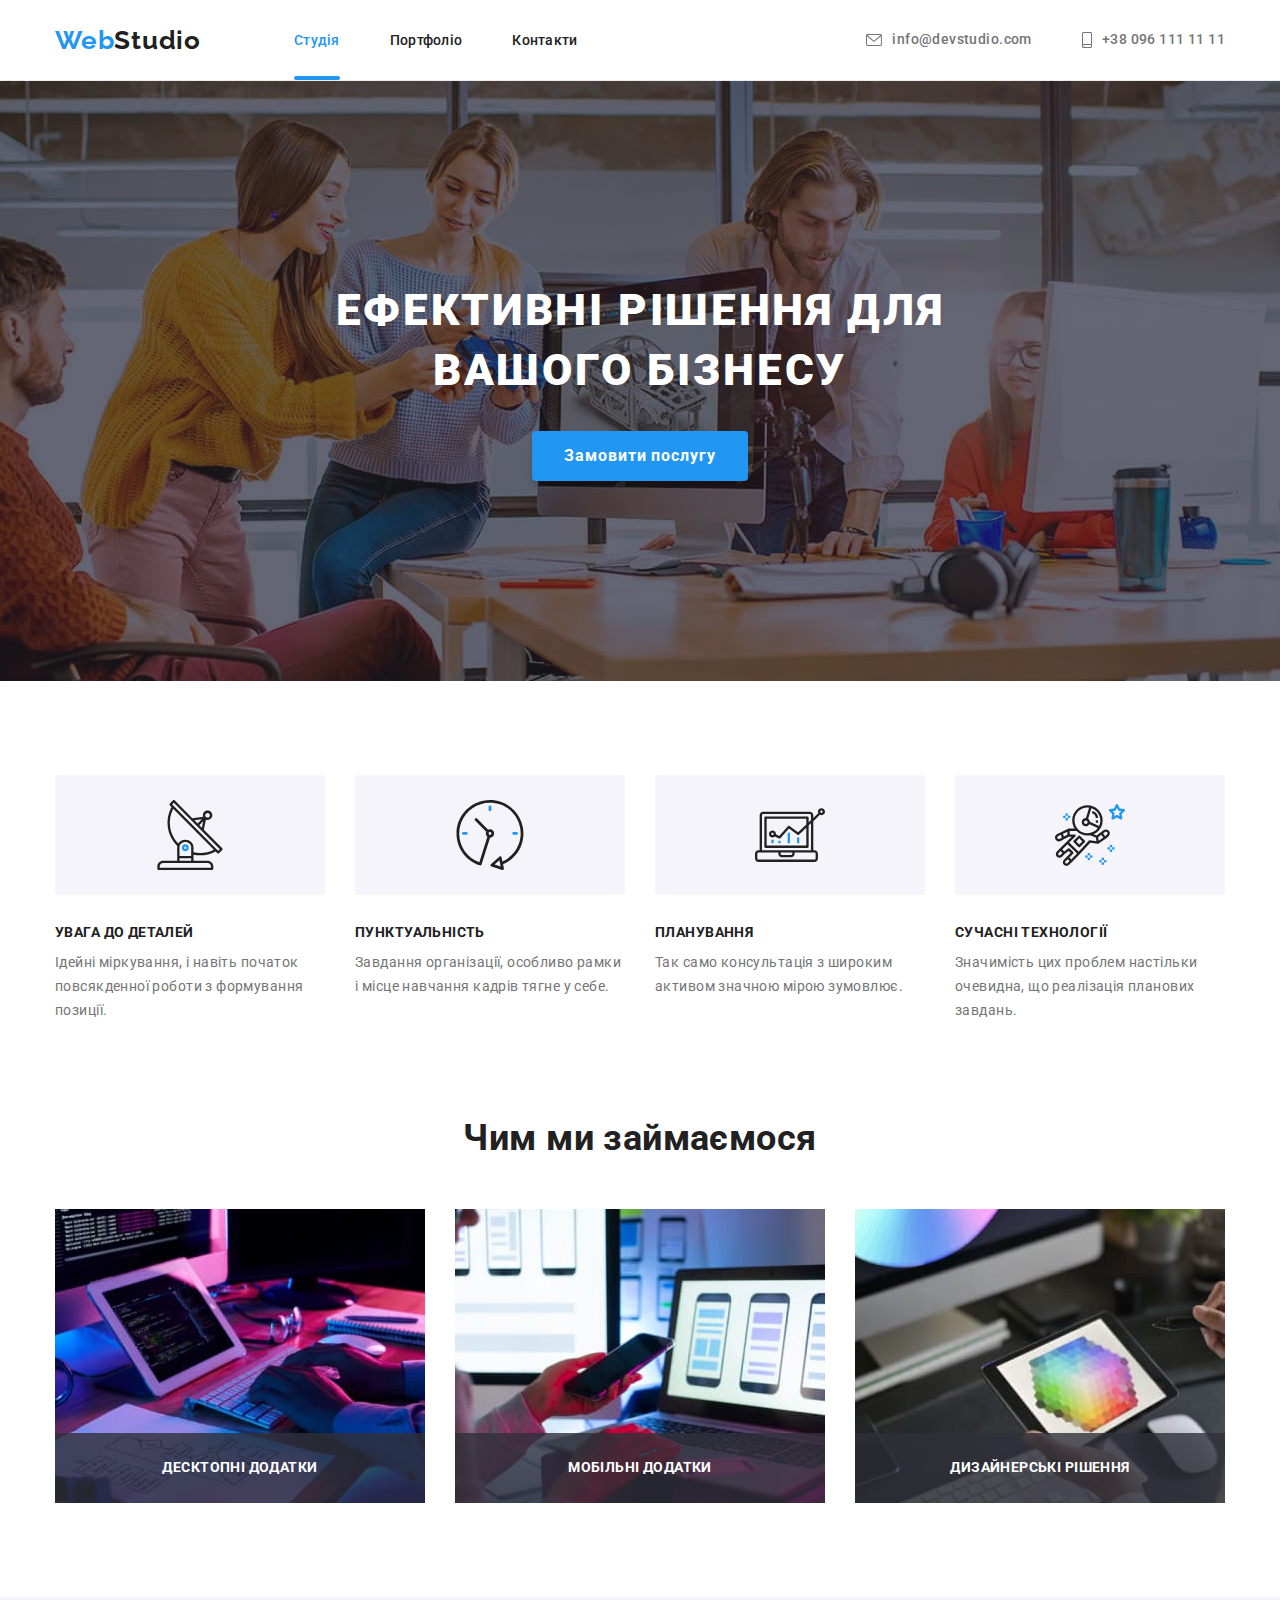
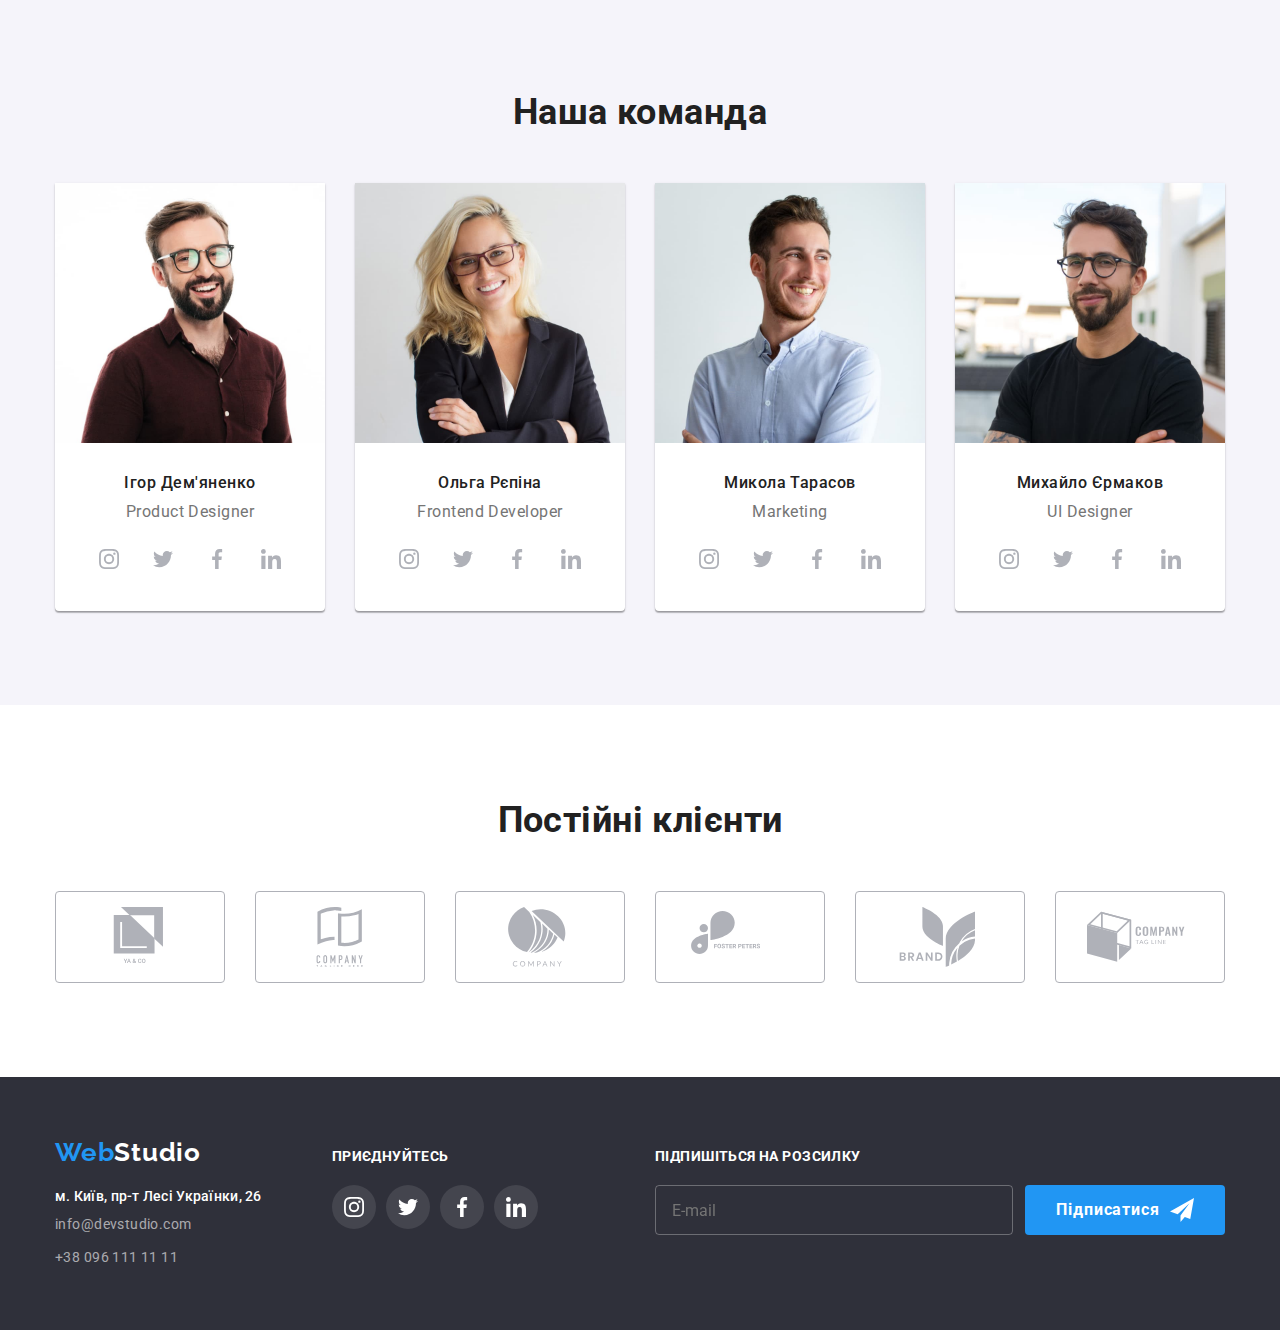
<file: index.html>
<!DOCTYPE html>
<html lang="uk">
  <head>
    <meta charset="UTF-8" />
    <meta http-equiv="X-UA-Compatible" content="IE=edge" />
    <meta name="viewport" content="width=device-width, initial-scale=1.0" />
    <title>Головна</title>
    <link rel="preconnect" href="https://fonts.googleapis.com" />
    <link
      rel="precoThis is our first project and the first step towards commercial development.nnect"
      href="https://fonts.gstatic.com"
      crossorigin
    />
    <link
      href="https://fonts.googleapis.com/css2?family=Raleway:wght@700&family=Roboto:wght@400;500;700;900&display=swap"
      rel="stylesheet"
    />
    <link rel="stylesheet" href="css/normalize.css" />
    <link rel="stylesheet" href="css/styles.css" />
  </head>
  <body>
    <header class="page-header">
      <div class="container main-header">
        <nav class="main-nav">
          <div class="logo">
            <a href="index.html" class="logo-link">Web<span>Studio</span></a>
          </div>
          <ul class="site-nav">
            <li class="current-page item">
              <a href="index.html" class="site-nav-link">Студія</a>
            </li>
            <li class="item">
              <a href="portfolio.html" class="site-nav-link">Портфоліо</a>
            </li>
            <li class="item"><a href="#" class="site-nav-link">Контакти</a></li>
          </ul>
        </nav>
        <ul class="contacts-nav">
          <li class="contacts item">
            <a href="mailto:info@devstudio.com" class="site-nav-link">
              <svg class="mail-icon" width="16" height="12">
                <use href="images/icons.svg#icon-envelope-hover"></use>
              </svg>
              info@devstudio.com
            </a>
          </li>
          <li class="contacts item">
            <a href="tel:+380961111111" class="contacts item site-nav-link">
              <svg class="phone-icon" width="10" height="16">
                <use href="images/icons.svg#icon-smartphone"></use>
              </svg>
              +38 096 111 11 11</a
            >
          </li>
        </ul>
      </div>
    </header>
    <main>
      <section class="main-description">
        <div class="container">
          <h1 class="main-title">Ефективні рішення для вашого бізнесу</h1>
          <button type="button" class="order-button" data-modal-open>
            Замовити послугу
          </button>
        </div>
      </section>
      <section class="exeptions section">
        <div class="container">
          <h2 class="hidden">Особливості</h2>
          <ul class="items">
            <li class="item attention-icon">
              <h3 class="exeption-title">УВАГА ДО ДЕТАЛЕЙ</h3>
              <p class="exeption-text">
                Ідейні міркування, і навіть початок повсякденної роботи з
                формування позиції.
              </p>
            </li>
            <li class="item time-icon">
              <h3 class="exeption-title">ПУНКТУАЛЬНІСТЬ</h3>
              <p class="exeption-text">
                Завдання організації, особливо рамки і місце навчання кадрів
                тягне у себе.
              </p>
            </li>
            <li class="item plan-icon">
              <h3 class="exeption-title">ПЛАНУВАННЯ</h3>
              <p class="exeption-text">
                Так само консультація з широким активом значною мірою зумовлює.
              </p>
            </li>
            <li class="item modern-icon">
              <h3 class="exeption-title">СУЧАСНІ ТЕХНОЛОГІЇ</h3>
              <p class="exeption-text">
                Значимість цих проблем настільки очевидна, що реалізація
                планових завдань.
              </p>
            </li>
          </ul>
        </div>
      </section>
      <section class="section what-do">
        <div class="container">
          <h2 class="title-section">Чим ми займаємося</h2>
          <ul class="items">
            <li class="item">
              <div class="thumb">
                <img src="./images/1.jpg" width="370" alt="coding" />
                <p class="label">Десктопні додатки</p>
              </div>
            </li>
            <li class="item">
              <div class="thumb">
                <img src="./images/2.jpg" width="370" alt="ui/ux" />
                <p class="label">Мобільні додатки</p>
              </div>
            </li>
            <li class="item">
              <div class="thumb">
                <img src="./images/3.jpg" width="370" alt="design" />
                <p class="label">Дизайнерські рішення</p>
              </div>
            </li>
          </ul>
        </div>
      </section>
      <section class="team section">
        <div class="container">
          <h2 class="title-section">Наша команда</h2>
          <ul class="items">
            <li class="member-box item">
              <img src="./images/4.jpg" width="270" alt="Ігор Дем'яненко" />
              <div class="padding-card">
                <h3 class="team-title">Ігор Дем'яненко</h3>
                <p class="team-text">Product Designer</p>
                <ul class="social-network">
                  <li class="item2">
                    <a href="" class="social-box"
                      ><svg class="instagram">
                        <use href="./images/icons.svg#instagram"></use>
                      </svg>
                    </a>
                  </li>
                  <li class="item2">
                    <a href="" class="social-box"
                      ><svg class="twitter">
                        <use href="./images/icons.svg#twitter"></use>
                      </svg>
                    </a>
                  </li>
                  <li class="item2">
                    <a href="" class="social-box"
                      ><svg class="facebook">
                        <use href="./images/icons.svg#facebook"></use>
                      </svg>
                    </a>
                  </li>
                  <li class="item2">
                    <a href="" class="social-box"
                      ><svg class="linkedin">
                        <use href="./images/icons.svg#linkedin"></use>
                      </svg>
                    </a>
                  </li>
                </ul>
              </div>
            </li>
            <li class="member-box item">
              <img src="./images/5.jpg" width="270" alt="Ольга Рєпіна" />
              <div class="padding-card">
                <h3 class="team-title">Ольга Рєпіна</h3>
                <p class="team-text">Frontend Developer</p>
                <ul class="social-network">
                  <li class="item2">
                    <a href="" class="social-box"
                      ><svg class="instagram">
                        <use href="./images/icons.svg#instagram"></use>
                      </svg>
                    </a>
                  </li>
                  <li class="item2">
                    <a href="" class="social-box"
                      ><svg class="twitter">
                        <use href="./images/icons.svg#twitter"></use>
                      </svg>
                    </a>
                  </li>
                  <li class="item2">
                    <a href="" class="social-box"
                      ><svg class="facebook">
                        <use href="./images/icons.svg#facebook"></use>
                      </svg>
                    </a>
                  </li>
                  <li class="item2">
                    <a href="" class="social-box"
                      ><svg class="linkedin">
                        <use href="./images/icons.svg#linkedin"></use>
                      </svg>
                    </a>
                  </li>
                </ul>
              </div>
            </li>
            <li class="member-box item">
              <img src="./images/6.jpg" width="270" alt="Микола Тарасов" />
              <div class="padding-card">
                <h3 class="team-title">Микола Тарасов</h3>
                <p class="team-text">Marketing</p>
                <ul class="social-network">
                  <li class="item2">
                    <a href="" class="social-box"
                      ><svg class="instagram">
                        <use href="./images/icons.svg#instagram"></use>
                      </svg>
                    </a>
                  </li>
                  <li class="item2">
                    <a href="" class="social-box"
                      ><svg class="twitter">
                        <use href="./images/icons.svg#twitter"></use>
                      </svg>
                    </a>
                  </li>
                  <li class="item2">
                    <a href="" class="social-box"
                      ><svg class="facebook">
                        <use href="./images/icons.svg#facebook"></use>
                      </svg>
                    </a>
                  </li>
                  <li class="item2">
                    <a href="" class="social-box"
                      ><svg class="linkedin">
                        <use href="./images/icons.svg#linkedin"></use>
                      </svg>
                    </a>
                  </li>
                </ul>
              </div>
            </li>
            <li class="member-box item">
              <img src="./images/7.jpg" width="270" alt="Михайло Єрмаков" />
              <div class="padding-card">
                <h3 class="team-title">Михайло Єрмаков</h3>
                <p class="team-text">UI Designer</p>
                <ul class="social-network">
                  <li class="item2">
                    <a href="" class="social-box"
                      ><svg class="instagram">
                        <use href="./images/icons.svg#instagram"></use>
                      </svg>
                    </a>
                  </li>
                  <li class="item2">
                    <a href="" class="social-box"
                      ><svg class="twitter">
                        <use href="./images/icons.svg#twitter"></use>
                      </svg>
                    </a>
                  </li>
                  <li class="item2">
                    <a href="" class="social-box"
                      ><svg class="facebook">
                        <use href="./images/icons.svg#facebook"></use>
                      </svg>
                    </a>
                  </li>
                  <li class="item2">
                    <a href="" class="social-box"
                      ><svg class="linkedin">
                        <use href="./images/icons.svg#linkedin"></use>
                      </svg>
                    </a>
                  </li>
                </ul>
              </div>
            </li>
          </ul>
        </div>
      </section>
      <section class="clients section">
        <div class="container">
          <h2 class="title-section">Постійні клієнти</h2>
          <ul class="items">
            <li class="item">
              <a class="client-link"
                ><svg class="client-icon">
                  <use href="./images/icons.svg#icon-group45-1"></use>
                </svg>
              </a>
            </li>
            <li class="item">
              <a href="" class="client-link"
                ><svg class="client-icon">
                  <use href="./images/icons.svg#icon-group46-1"></use>
                </svg>
              </a>
            </li>
            <li class="item">
              <a href="" class="client-link"
                ><svg class="client-icon">
                  <use href="./images/icons.svg#icon-group47-1"></use>
                </svg>
              </a>
            </li>
            <li class="item">
              <a href="" class="client-link"
                ><svg class="client-icon">
                  <use href="./images/icons.svg#icon-group48-1"></use>
                </svg>
              </a>
            </li>
            <li class="item">
              <a href="" class="client-link"
                ><svg class="client-icon">
                  <use href="./images/icons.svg#icon-group49-1"></use>
                </svg>
              </a>
            </li>
            <li class="item">
              <a href="" class="client-link"
                ><svg class="client-icon">
                  <use href="./images/icons.svg#icon-group410-1"></use>
                </svg>
              </a>
            </li>
          </ul>
        </div>
      </section>
    </main>
    <footer class="page-footer">
      <div class="container">
        <div>
          <address class="adress-footer">
            <div class="logo">
              <a href="index.html" class="logo-link"
                >Web<span class="footer-span">Studio</span></a
              >
            </div>
            <ul class="footer-adress">
              <li class="footer-item">
                <a
                  class="adress-link site-nav-link"
                  href="http://maps.google.com/?q=м.Київ,пр-тЛесіУкраїнки,26"
                  target="_blank"
                  rel="noopener nofollow noreferrer"
                  >м. Київ, пр-т Лесі Українки, 26
                </a>
              </li>
              <li class="contacts footer-item">
                <a
                  href="mailto:info@devstudio.com"
                  class="footer-email site-nav-link"
                  >info@devstudio.com</a
                >
              </li>
              <li class="contacts footer-item">
                <a href="tel:+380961111111" class="site-nav-link"
                  >+38 096 111 11 11</a
                >
              </li>
            </ul>
          </address>
        </div>
        <div class="footer-margin">
          <p class="join text">ПРИЄДНУЙТЕСЬ</p>
          <ul class="social-network">
            <li class="item2">
              <a href="" class="social-box"
                ><svg class="instagram">
                  <use href="./images/icons.svg#instagram"></use>
                </svg>
              </a>
            </li>
            <li class="item2">
              <a href="" class="social-box"
                ><svg class="twitter">
                  <use href="./images/icons.svg#twitter"></use>
                </svg>
              </a>
            </li>
            <li class="item2">
              <a href="" class="social-box"
                ><svg class="facebook">
                  <use href="./images/icons.svg#facebook"></use>
                </svg>
              </a>
            </li>
            <li class="item2">
              <a href="" class="social-box"
                ><svg class="linkedin">
                  <use href="./images/icons.svg#linkedin"></use>
                </svg>
              </a>
            </li>
          </ul>
        </div>
        <div class="subscribe">
          <p class="join text">ПІДПИШІТЬСЯ НА РОЗСИЛКУ</p>
          <form action="" class="subscribe-form">
            <label>
              <input
                type="email"
                name="email"
                placeholder="E-mail"
                class="input"
                required
              />
            </label>
            <button type="submit" class="submit-button" name="submit-button">
              Підписатися<svg class="telegram-icon" width="16" height="12">
                <use href="./images/icons.svg#icon-telegram"></use>
              </svg>
            </button>
          </form>
        </div>
      </div>
    </footer>
    <div class="backdrop is-hidden" data-modal>
      <div class="data-modal">
        <button type="button" data-modal-close class="close">
          <svg width="30" height="30" class="close-icon">
            <use href="./images/icons.svg#icon-cross"></use>
          </svg>
        </button>
        <p class="title-section">Залиште свої дані, ми вам передзвонимо</p>
        <form action="" class="order-form">
          <label class="input">
            Ім'я
            <br />
            <svg class="person-icon" width="16" height="12">
              <use href="./images/icons.svg#icon-person"></use>
            </svg>
            <input
              type="text"
              name="username"
              autofocus
              class="input-style"
              required
            />
          </label>
          <label class="input">
            Телефон
            <br />
            <svg class="phone2-icon" width="16" height="12">
              <use href="./images/icons.svg#icon-phone"></use>
            </svg>
            <input type="phone" name="phone" class="input-style" required />
          </label>
          <label class="input">
            Пошта
            <br />
            <svg class="envelop-icon" width="16" height="12">
              <use href="./images/icons.svg#icon-envelop"></use>
            </svg>
            <input
              type="email"
              name="email"
              placeholder=""
              class="input-style"
              required
            />
          </label>
          <label class="input">
            Коментар
            <br />
            <textarea
              name="feedback"
              rows="5"
              placeholder="Введіть текст"
              class="input-textarea"
            ></textarea>
          </label>
          <label class="input agreement">
            <input
              type="checkbox"
              name="checkbox"
              value="agreement"
              class="form-input"
              required
            />
            <label class="form-label details1"
              >Погоджуюся з розсилкою та приймаю </label
            ><a href="" class="details">Умови договору</a>
          </label>
          <button type="submit" class="submit-button">Відправити</button>
        </form>
      </div>
    </div>
    <script src="./js/modal.js"></script>
  </body>
</html>
</file>
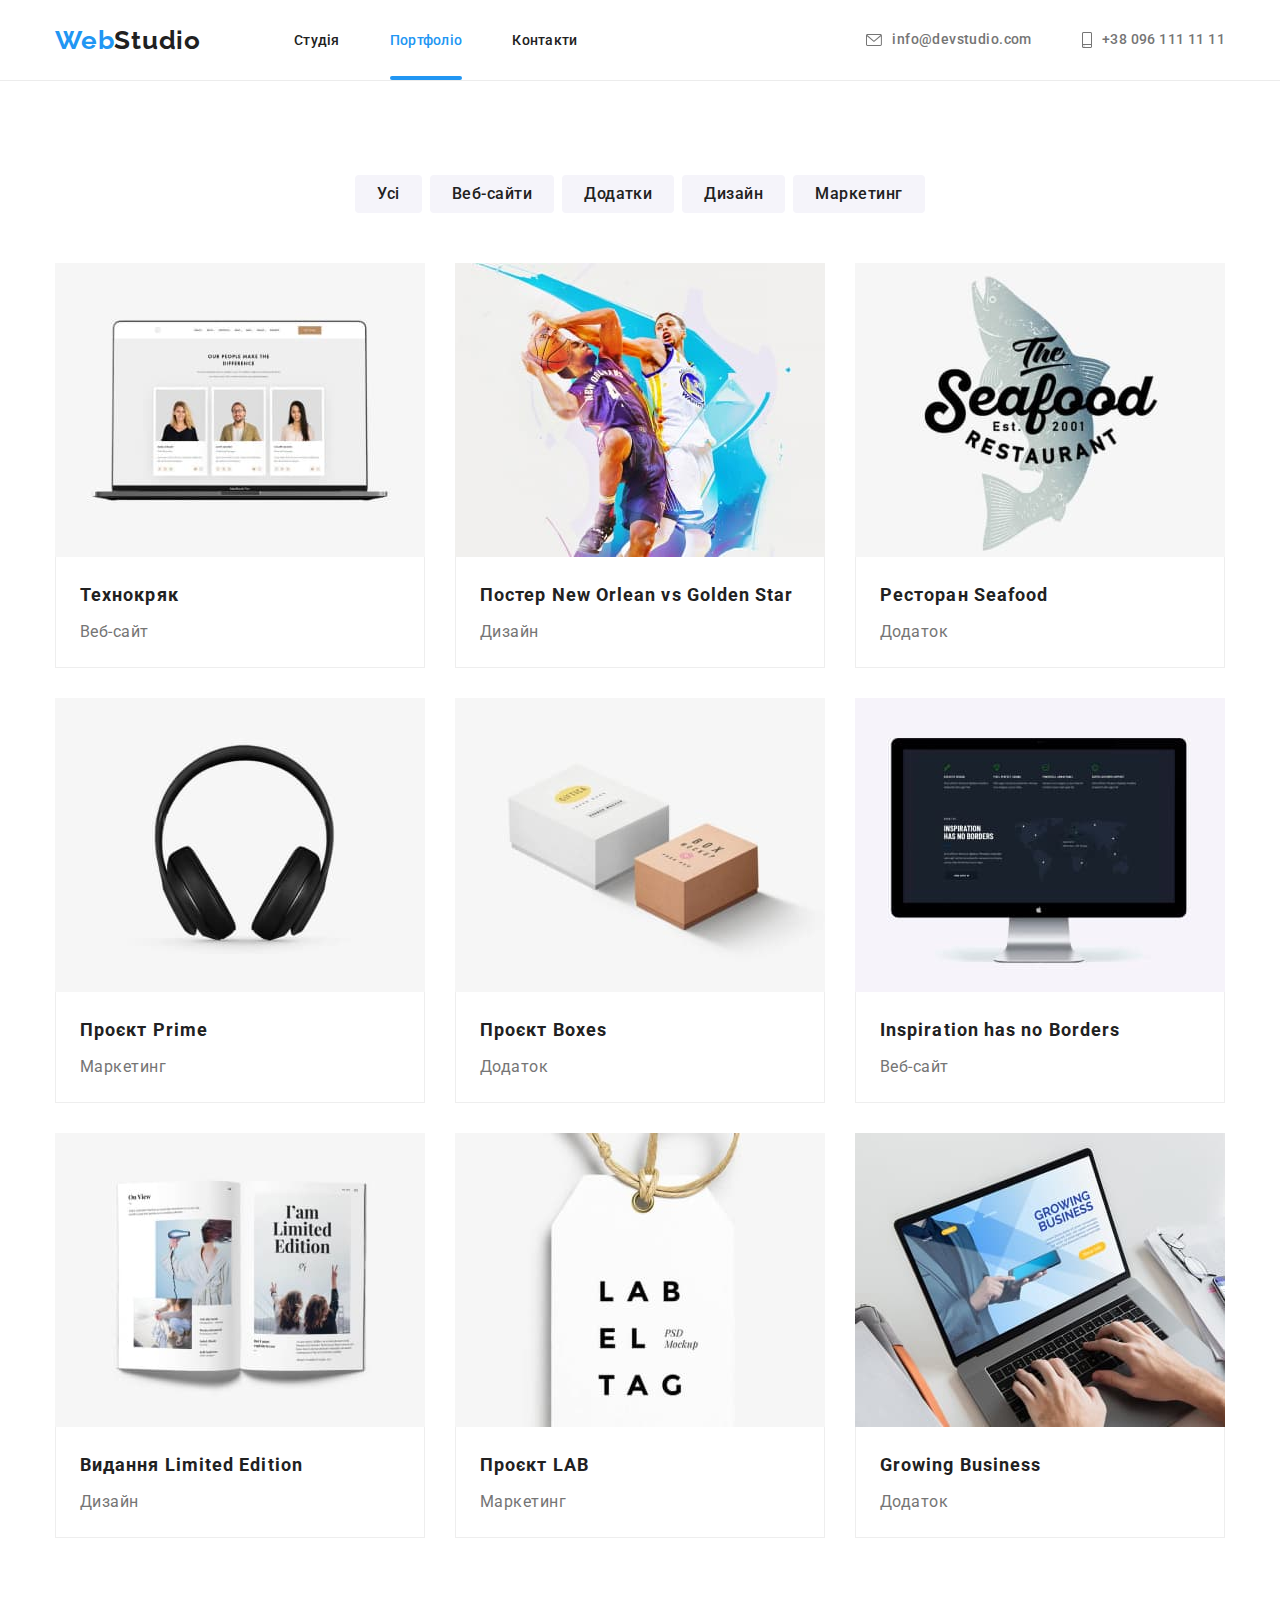
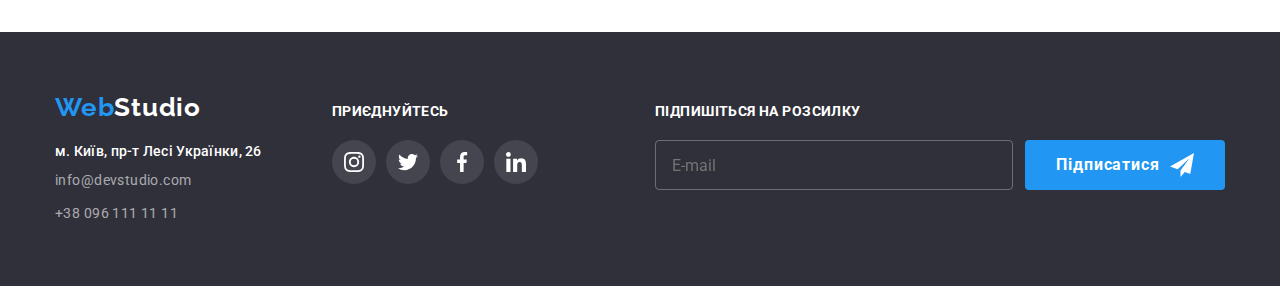
<file: portfolio.html>
<!DOCTYPE html>
<html lang="uk">
  <head>
    <meta charset="UTF-8" />
    <meta http-equiv="X-UA-Compatible" content="IE=edge" />
    <meta name="viewport" content="width=device-width, initial-scale=1.0" />
    <title>Портфоліо</title>
    <link rel="preconnect" href="https://fonts.googleapis.com" />
    <link rel="preconnect" href="https://fonts.gstatic.com" crossorigin />
    <link
      href="https://fonts.googleapis.com/css2?family=Raleway:wght@700&family=Roboto:wght@400;500;700;900&display=swap"
      rel="stylesheet"
    />
    <link rel="stylesheet" href="css/normalize.css" />
    <link rel="stylesheet" href="css/styles.css" />
  </head>
  <body>
    <header class="page-header">
      <div class="container main-header">
        <nav class="main-nav">
          <div class="logo">
            <a href="index.html" class="logo-link">Web<span>Studio</span></a>
          </div>
          <ul class="site-nav">
            <li class="item">
              <a href="index.html" class="site-nav-link">Студія</a>
            </li>
            <li class="current-page item">
              <a href="portfolio.html" class="site-nav-link">Портфоліо</a>
            </li>
            <li class="item"><a href="#" class="site-nav-link">Контакти</a></li>
          </ul>
        </nav>
        <ul class="contacts-nav">
          <li class="contacts item">
            <a href="mailto:info@devstudio.com" class="site-nav-link">
              <svg class="mail-icon" width="16" height="12">
                <use href="images/icons.svg#icon-envelope-hover"></use>
              </svg>
              info@devstudio.com
            </a>
          </li>
          <li class="contacts item">
            <a href="tel:+380961111111" class="contacts item site-nav-link">
              <svg class="phone-icon" width="10" height="16">
                <use href="images/icons.svg#icon-smartphone"></use>
              </svg>
              +38 096 111 11 11</a
            >
          </li>
        </ul>
      </div>
    </header>
    <main>
      <section class="filter-section section">
        <div class="container">
          <h1 class="hidden">Портфоліо</h1>
          <ul class="filter-buttons">
            <li class="filter-items">
              <button type="button" class="filter-button">Усі</button>
            </li>
            <li class="filter-items">
              <button type="button" class="filter-button">Веб-сайти</button>
            </li>
            <li class="filter-items">
              <button type="button" class="filter-button">Додатки</button>
            </li>
            <li class="filter-items">
              <button type="button" class="filter-button">Дизайн</button>
            </li>
            <li class="filter-items">
              <button type="button" class="filter-button">Маркетинг</button>
            </li>
          </ul>
          <ul class="portfolio-items">
            <li class="filter-item content">
              <a href="" class="filter-link">
                <div class="img-wrap">
                  <img src="images/img11.jpg" alt="Веб-сайт" />
                  <div class="overlay">
                    <p>
                      Ресурс пропонує комплексні пропозиції з різним рівнем
                      функціоналу та сервісів. Все це дозволить відвідувачу
                      отримати вичерпні відомості про компанію чи приватну
                      особу.
                    </p>
                  </div>
                </div>
                <div class="card-inner">
                  <h2 class="filter-title">Технокряк</h2>
                  <p class="filter-description">Веб-сайт</p>
                </div>
              </a>
            </li>
            <li class="filter-item content">
              <a href="" class="filter-link">
                <div class="img-wrap">
                  <img src="images/img12.jpg" alt="Дизайн" />
                  <div class="overlay">
                    <p>
                      Ресурс пропонує комплексні пропозиції з різним рівнем
                      функціоналу та сервісів. Все це дозволить відвідувачу
                      отримати вичерпні відомості про компанію чи приватну
                      особу.
                    </p>
                  </div>
                </div>
                <div class="card-inner">
                  <h2 class="filter-title">Постер New Orlean vs Golden Star</h2>
                  <p class="filter-description">Дизайн</p>
                </div>
              </a>
            </li>
            <li class="filter-item content">
              <a href="" class="filter-link">
                <div class="img-wrap">
                  <img src="images/img13.jpg" alt="Додаток" />
                  <div class="overlay">
                    <p>
                      Ресурс пропонує комплексні пропозиції з різним рівнем
                      функціоналу та сервісів. Все це дозволить відвідувачу
                      отримати вичерпні відомості про компанію чи приватну
                      особу.
                    </p>
                  </div>
                </div>
                <div class="card-inner">
                  <h2 class="filter-title">Ресторан Seafood</h2>
                  <p class="filter-description">Додаток</p>
                </div>
              </a>
            </li>
            <li class="filter-item content">
              <a href="" class="filter-link">
                <div class="img-wrap">
                  <img src="images/img14.jpg" alt="Маркетинг" />
                  <div class="overlay">
                    <p>
                      Ресурс пропонує комплексні пропозиції з різним рівнем
                      функціоналу та сервісів. Все це дозволить відвідувачу
                      отримати вичерпні відомості про компанію чи приватну
                      особу.
                    </p>
                  </div>
                </div>
                <div class="card-inner">
                  <h2 class="filter-title">Проєкт Prime</h2>
                  <p class="filter-description">Маркетинг</p>
                </div>
              </a>
            </li>
            <li class="filter-item content">
              <a href="" class="filter-link">
                <div class="img-wrap">
                  <img src="images/img15.jpg" alt="Додаток" />
                  <div class="overlay">
                    <p>
                      Ресурс пропонує комплексні пропозиції з різним рівнем
                      функціоналу та сервісів. Все це дозволить відвідувачу
                      отримати вичерпні відомості про компанію чи приватну
                      особу.
                    </p>
                  </div>
                </div>
                <div class="card-inner">
                  <h2 class="filter-title">Проєкт Boxes</h2>
                  <p class="filter-description">Додаток</p>
                </div>
              </a>
            </li>
            <li class="filter-item content">
              <a href="" class="filter-link">
                <div class="img-wrap">
                  <img src="images/img16.jpg" alt="Веб-сайт" />
                  <div class="overlay">
                    <p>
                      Ресурс пропонує комплексні пропозиції з різним рівнем
                      функціоналу та сервісів. Все це дозволить відвідувачу
                      отримати вичерпні orfer про компанію чи приватну особу.
                    </p>
                  </div>
                </div>
                <div class="card-inner">
                  <h2 class="filter-title">Inspiration has no Borders</h2>
                  <p class="filter-description">Веб-сайт</p>
                </div>
              </a>
            </li>
            <li class="filter-item content">
              <a href="" class="filter-link">
                <div class="img-wrap">
                  <img src="images/img17.jpg" alt="Дизайн" />
                  <div class="overlay">
                    <p>
                      Ресурс пропонує комплексні пропозиції з різним рівнем
                      функціоналу та сервісів. Все це дозволить відвідувачу
                      отримати вичерпні відомості про компанію чи приватну
                      особу.
                    </p>
                  </div>
                </div>
                <div class="card-inner">
                  <h2 class="filter-title">Видання Limited Edition</h2>
                  <p class="filter-description">Дизайн</p>
                </div>
              </a>
            </li>
            <li class="filter-item content">
              <a href="" class="filter-link">
                <div class="img-wrap">
                  <img src="images/img18.jpg" alt="Маркетинг" />
                  <div class="overlay">
                    <p>
                      Ресурс пропонує комплексні пропозиції з різним рівнем
                      функціоналу та сервісів. Все це дозволить відвідувачу
                      отримати вичерпні відомості про компанію чи приватну
                      особу.
                    </p>
                  </div>
                </div>
                <div class="card-inner">
                  <h2 class="filter-title">Проєкт LAB</h2>
                  <p class="filter-description">Маркетинг</p>
                </div>
              </a>
            </li>
            <li class="filter-item content">
              <a href="" class="filter-link">
                <div class="img-wrap">
                  <img src="images/img19.jpg" alt="Додаток" />
                  <div class="overlay">
                    <p>
                      Ресурс пропонує комплексні пропозиції з різним рівнем
                      функціоналу та сервісів. Все це дозволить відвідувачу
                      отримати вичерпні відомості про компанію чи приватну
                      особу.
                    </p>
                  </div>
                </div>
                <div class="card-inner">
                  <h2 class="filter-title">Growing Business</h2>
                  <p class="filter-description">Додаток</p>
                </div>
              </a>
            </li>
          </ul>
        </div>
      </section>
    </main>
    <footer class="page-footer">
      <div class="container">
        <div>
          <address class="adress-footer">
            <div class="logo">
              <a href="index.html" class="logo-link"
                >Web<span class="footer-span">Studio</span></a
              >
            </div>
            <ul class="footer-adress">
              <li class="footer-item">
                <a
                  class="adress-link site-nav-link"
                  href="http://maps.google.com/?q=м.Київ,пр-тЛесіУкраїнки,26"
                  target="_blank"
                  rel="noopener nofollow noreferrer"
                  >м. Київ, пр-т Лесі Українки, 26
                </a>
              </li>
              <li class="contacts footer-item">
                <a
                  href="mailto:info@devstudio.com"
                  class="footer-email site-nav-link"
                  >info@devstudio.com</a
                >
              </li>
              <li class="contacts footer-item">
                <a href="tel:+380961111111" class="site-nav-link"
                  >+38 096 111 11 11</a
                >
              </li>
            </ul>
          </address>
        </div>
        <div class="footer-margin">
          <p class="join text">ПРИЄДНУЙТЕСЬ</p>
          <ul class="social-network">
            <li class="item2">
              <a href="" class="social-box"
                ><svg class="instagram">
                  <use href="./images/icons.svg#instagram"></use>
                </svg>
              </a>
            </li>
            <li class="item2">
              <a href="" class="social-box"
                ><svg class="twitter">
                  <use href="./images/icons.svg#twitter"></use>
                </svg>
              </a>
            </li>
            <li class="item2">
              <a href="" class="social-box"
                ><svg class="facebook">
                  <use href="./images/icons.svg#facebook"></use>
                </svg>
              </a>
            </li>
            <li class="item2">
              <a href="" class="social-box"
                ><svg class="linkedin">
                  <use href="./images/icons.svg#linkedin"></use>
                </svg>
              </a>
            </li>
          </ul>
        </div>
        <div class="subscribe">
          <p class="join text">ПІДПИШІТЬСЯ НА РОЗСИЛКУ</p>
          <form action="" class="subscribe-form">
            <label>
              <input
                type="email"
                name="email"
                placeholder="E-mail"
                class="input"
                required
              />
            </label>
            <button type="submit" class="submit-button" name="submit-button">
              Підписатися<svg class="telegram-icon" width="16" height="12">
                <use href="./images/icons.svg#icon-telegram"></use>
              </svg>
            </button>
          </form>
        </div>
      </div>
    </footer>
  </body>
</html>
</file>
<file: css/styles.css>
:root {
    --blueColor: #2196F3;
    --whiteColor: #FFF;
    --textColor: #757575;
    --headTextColor: #212121;
    --backgroundDarkColor: #2F303A;
    --backgroundGreyColor: #F5F4FA;
    --linkGreyColor: rgba(255, 255, 255, 0.6);
    --shadowColor: #ECECEC;
    --backgroundButtonColor: #188CE8;
    --backgroundFilter: #F5F5F5;
    --frameColor: #EEEEEE;
    --iconColor: #AFB1B8;
}

ul {
    list-style: none;
}

h1,
h2,
h3,
h4,
p,
ul {
    margin: 0;
    padding: 0;
}

/* set parameters to deafault */

a {
    text-decoration: none;
    font-style: normal;
}

address {
    font-style: normal;
}

body {
    font-family: 'Roboto';
    font-style: normal;
    line-height: 1.7;
    letter-spacing: 0.03em;
    color: var(--textColor);
    margin: 0;
    font-size: 14px;
}

body ul {
    list-style-type: none;
}

img {
    display: block;
    max-width: 100%;
    height: auto;
}

/* ------------------------------ */

.exeption-text {
    line-height: 1.7;
}

.hidden {
    font-size: 0px;
    text-indent: -9999px;
    /* sends the text off-screen */
    white-space: nowrap;
    /* because only the first line is indented */
}

.main-description {
    padding: 200px 0;
    text-align: center;
    /* background-color: var(--backgroundDarkColor); */
    background-image: linear-gradient(to right, rgba(47, 48, 58, 0.4), rgba(47, 48, 58, 0.4)), url(../images/img41.jpg);
    background-repeat: no-repeat;
    background-position: center;
    background-size: cover;

    max-width: 1600px;
    min-height: 600px;
    margin-left: auto;
    margin-right: auto;
}

.main-description .main-title {
    text-transform: uppercase;
    line-height: 1.36;
    letter-spacing: 0.06em;
    color: var(--whiteColor);
    font-weight: 900;
    font-size: 44px;
}

.exeptions {
    line-height: 1.14;
    font-size: 14px;
}

.exeptions .exeption-title {
    font-size: 14px;
    color: var(--headTextColor);
}

.team {
    background-color: var(--backgroundGreyColor);
}

.team .exeption-title {
    color: var(--headTextColor);
    line-height: 1.188;
    font-size: 16px;
}

.team .team-text {
    font-size: 16px;
    line-height: 1.71;
    letter-spacing: 0.03em;
    line-height: 1.19;
}

.team .team-title {
    margin-bottom: 10px;

    color: var(--headTextColor);
    letter-spacing: 0.03em;
    font-size: 16px;
    line-height: 1.19;
    font-weight: 500;
}

.member-box {
    text-align: center;

    box-shadow: 0px 1px 3px rgba(0, 0, 0, 0.12), 0px 1px 1px rgba(0, 0, 0, 0.14), 0px 2px 1px rgba(0, 0, 0, 0.2);
    border-radius: 0px 0px 4px 4px;
    background: var(--whiteColor);
}

.title-section {
    text-align: center;
    margin-bottom: 50px;

    color: var(--headTextColor);
    line-height: 1.17;
    font-size: 36px;
}

.logo {
    font-size: 26px;
    font-family: 'Raleway';
    font-style: normal;
    font-weight: 700;
    line-height: 1.19;
    letter-spacing: 0.03em;
    color: var(--blueColor);
}

.logo span {
    color: var(--headTextColor);
}

.page-header {
    font-size: 14px;
    line-height: 1.14;
    letter-spacing: 0.02em;
    color: var(--whiteColor);
    border-bottom: 1px solid var(--shadowColor);

    transition-property: color;
    transition-duration: 250ms;
    transition-timing-function: cubic-bezier(0.4, 0, 0.2, 1);
}

.site-nav-link {
    text-decoration: none;
    color: var(--headTextColor);
    font-weight: 500;
    font-size: 14px;
    line-height: 1.17;
    letter-spacing: 0.02em;

    padding: 32px 0;
    display: block;

    transition-property: color;
    transition-duration: 250ms;
    transition-timing-function: cubic-bezier(0.4, 0, 0.2, 1);
}

.page-footer .site-nav-link {
    padding: 0;
}

.site-nav-link:hover,
.site-nav-link:focus {
    color: var(--blueColor);

    transition-property: color;
    transition-duration: 250ms;
    transition-timing-function: cubic-bezier(0.4, 0, 0.2, 1);
}

.page-footer a:link {
    color: var(--whiteColor);

}

.page-header .logo a:link,
.page-footer .logo a:link {
    font-size: 26px;
}

.contacts a {
    display: flex;
    font-size: 14px;
    line-height: 1.71px;
    align-items: center;
}

.adress-footer {
    font-size: 14px;
}

.contacts a:link {
    color: var(--textColor);
    letter-spacing: 0.03em;
    line-height: 1.14;
    font-weight: 500;
}

footer .contacts a:link {
    color: rgba(255, 255, 255, 0.6);
    font-weight: 400;
    line-height: 1.71;
}

.contacts a:visited {
    color: var(--textColor);
}

.page-header a:hover,
.page-header a:focus,
.contacts a:hover,
.contacts a:focus,
.page-footer a:hover,
.page-footer a:focus,
footer .contacts a:hover,
footer .contacts a:hover {
    color: var(--blueColor);
}

.page-header .logo a:visited,
.logo a:hover,
.logo a:focus,
.logo a {
    color: var(--blueColor);

}

.page-header .logo .logo-link {
    color: var(--blueColor);
}

.page-footer .logo .logo-link {
    color: var(--blueColor);
}

.page-footer {
    padding: 60px 0;
    background-color: var(--backgroundDarkColor);
}

.logo .footer-span {
    color: var(--whiteColor);
}

.page-footer .adress-link {
    color: var(--whiteColor);
}

.order-button {
    display: inline-block;
    padding: 10px 32px;

    background: var(--blueColor);
    box-shadow: 0px 4px 4px rgba(0, 0, 0, 0.15);
    border-radius: 4px;
    letter-spacing: 0.06em;
    font-weight: 700;
    font-size: 16px;
    line-height: 1.88;
    color: var(--whiteColor);
    border: none;
    cursor: pointer;

    transition-property: background-color;
    transition-duration: 250ms;
    transition-timing-function: cubic-bezier(0.4, 0, 0.2, 1);
}

.order-button:hover,
.order-button:focus {
    background-color: var(--backgroundButtonColor);
}

.filter-link {
    line-height: 2;
    text-decoration: none;
    color: var(--headTextColor);
    letter-spacing: 0.06em;
}

.filter-link:hover,
.filter-link:focus {
    display: block;
    box-shadow: 1px 4px 6px rgba(0, 0, 0, 0.16), 0px 4px 4px rgba(0, 0, 0, 0.06),
        0px 1px 1px rgba(0, 0, 0, 0.12);
}

.filter-description {
    font-size: 16px;
    color: var(--textColor);
    line-height: 1.875;
    letter-spacing: 0.03em
}

.filter-item .filter-title {
    font-size: 18px;
    letter-spacing: 0.06em;
    margin-bottom: 4px;
}

.filter-button {
    padding: 6px 22px;

    background: var(--backgroundGreyColor);
    border: none;
    cursor: pointer;
    font-size: 16px;
    line-height: 1.625;
    letter-spacing: 0.03em;
    color: var(--headTextColor);
    font-weight: 500;
    font-family: 'Roboto';
    border-radius: 4px;

    transition-property: color, background-color, box-shadow;
    transition-duration: 250ms;
    transition-timing-function: cubic-bezier(0.4, 0, 0.2, 1);
}

.filter-button:hover,
.filter-button:focus {
    background: var(--blueColor);
    color: var(--whiteColor);
    box-shadow: 0px 3px 1px rgba(0, 0, 0, 0.1), 0px 1px 2px rgba(0, 0, 0, 0.08), 0px 2px 2px rgba(0, 0, 0, 0.12);
}

/* sizing */

.main-header {
    display: flex;
    align-items: center;
}

.container {
    /*container for width of all elements */
    width: 1200px;
    margin: 0 auto;
    padding: 0 15px;
}

.portfolio-items {
    display: flex;
    flex-wrap: wrap;
    gap: 30px;
    list-style: none;
}

.portfolio-items .content {
    width: 370px;
}

.site-nav {
    display: flex;
    margin-left: 93px;
}

.site-nav .item {
    margin-right: 50px;
}

.site-nav .item:last-child {
    margin-right: 0;
}

.footer-adress .footer-item {
    margin-bottom: 9px;
}

.footer-adress .footer-item:last-child {
    margin-bottom: 0;
}


.site-nav .link {
    display: block;
    padding-top: 32px;
    padding-bottom: 32px;
}

.contacts-nav {
    display: flex;
    margin-left: auto;
}

.contacts-nav .item+.item {
    margin-left: 50px;
}

.main-nav {
    display: flex;
    align-items: center;
}

.main-title {
    margin-bottom: 30px;
    width: 696px;
    margin-left: auto;
    margin-right: auto;
}

.exeption-title {
    margin-bottom: 10px;
}

.section {
    padding-top: 94px;
    padding-bottom: 94px;
}

.what-do {
    padding-top: 0;
}

.items {
    display: flex;

}

.items .item {
    width: 270px;
    margin-right: 30px;
}

.items .item:last-child {
    margin-right: 0px;
}

.what-do .items .item {
    width: 370px;
}

.what-do .items .item:last-child {
    margin-right: 0px;
}

.filter-buttons {
    display: flex;
    justify-content: center;
    margin-bottom: 50px;
}

.filter-items {
    margin-right: 8px;
}

.filter-items:last-child {
    margin-right: 0;
}

.filter-section {
    margin: 0 auto;
}



.padding-card {
    padding: 30px 0;
}

.page-footer .logo {
    margin-bottom: 20px;
}

.card-inner {
    padding: 20px 24px;
    border: 1px solid var(--frameColor);
    border-top: none;
}

/* images */

.exeptions .item::before {
    display: block;
    content: " ";
    height: 120px;
    background: #F5F4FA;
    border-radius: 4px;
    background-repeat: no-repeat;
    background-position: 50% 50%;
    margin-bottom: 30px;
}

.exeptions .attention-icon::before {
    background-image: url(../images/Vector41.svg);
}

.exeptions .time-icon::before {
    background-image: url(../images/Vector42.svg);
}

.exeptions .plan-icon::before {
    background-image: url(../images/Vector43.svg);
}

.exeptions .modern-icon::before {
    background-image: url(../images/Vector44.svg);
}

.clients .client-link {
    width: 170px;
    height: 92px;
    padding: 0%;
    background: var(--whiteColor);
    border: 1px solid var(--iconColor);
    border-radius: 4px;
    display: flex;
    outline: none;
    align-items: center;
    justify-content: center;
    color: var(--iconColor);

    transition-property: color;
    transition-duration: 250ms;
    transition-timing-function: cubic-bezier(0.4, 0, 0.2, 1);
}

.clients .client-link:hover,
.clients .client-link:focus {
    border-color: var(--blueColor);
    color: var(--blueColor);
}

.client-icon {
    color: currentColor;
}

.client-icon {
    width: 106px;
    height: 60px;
    fill: currentColor;
}

.client-icon:hover {
    fill: var(--blueColor);
}

.mail-icon {
    fill: currentColor;
    margin-right: 10px;
}

.phone-icon {
    fill: currentColor;
    margin-right: 10px;
}

.social-network {
    margin-top: 16px;

    display: flex;
    justify-content: center;
}

.social-network .item2:not(:last-child) {
    margin-right: 10px;
}

.social-box {
    display: flex;
    align-items: center;
    color: var(--iconColor);
    background-color: var(--whiteColor);
    width: 44px;
    height: 44px;
    border-radius: 50%;
    outline: none;

    transition-property: color, background-color;
    transition-duration: 250ms;
    transition-timing-function: cubic-bezier(0.4, 0, 0.2, 1);
}

.instagram {
    fill: currentColor;
    width: 20px;
    height: 20px;
    margin-left: auto;
    margin-right: auto;
}

.twitter {
    fill: currentColor;
    width: 20px;
    height: 20px;
    margin-left: auto;
    margin-right: auto;
}

.facebook {
    fill: currentColor;
    width: 20px;
    height: 20px;
    margin-left: auto;
    margin-right: auto;
}

.linkedin {
    fill: currentColor;
    width: 20px;
    height: 20px;
    margin-left: auto;
    margin-right: auto;
}

.social-box:hover,
.social-box:focus {
    background-color: var(--blueColor);
    color: var(--whiteColor);
}

.page-footer .container {
    display: flex;
    align-items: center;
    align-items: baseline
}

.join {
    font-size: 14px;
    color: var(--whiteColor);
    line-height: 1.14;
    font-weight: 700;
    line-height: 1.14;
}

.text {
    margin-bottom: 20px;
}

.page-footer .social-box {
    color: var(--whiteColor);
    background-color: rgba(255, 255, 255, 0.1);
}

.page-footer .adress-footer {
    margin-right: 70px;
}

.page-footer .social-box:focus,
.page-footer .social-box:hover {
    color: var(--whiteColor);
    background-color: var(--blueColor)
}

.footer-margin {
    margin-right: auto;
}

.link:visited {
    color: var(--headTextColor);
}

header .current-page a,
header .current-page a:link,
header .current-page a:visited {
    color: var(--blueColor);

}

/* hw 5 */

.current-page {
    position: relative;
}

.current-page::after {
    content: "";
    position: absolute;
    width: 100%;
    height: 4px;
    top: 76px;
    background: var(--blueColor);
    border-radius: 2px;
}

.filter-link:hover .overlay,
.filter-link:focus .overlay {
    transform: translateY(0);
}

.img-wrap {
    position: relative;
    overflow: hidden
}

.overlay {
    position: absolute;
    top: 0;
    left: 0;
    width: 100%;
    height: 100%;
    background: rgba(33, 150, 243, 0.9);


    transform: translateY(100%);
    transition: transform 250ms cubic-bezier(0.4, 0, 0.2, 1);
}

.overlay>p {
    color: #fff;
    padding: 10px;
    margin: 0;
    font-size: 18px;
    padding: 63px 23px;
    letter-spacing: 0.03em;
    line-height: 1.56;
}

.thumb {
    position: relative;
}

.thumb>.label {
    display: flex;
    align-items: center;
    justify-content: center;
    position: absolute;
    bottom: 0;
    width: 100%;
    height: 70px;
    text-transform: uppercase;
    line-height: 1.14;
    font-weight: 700;
    background-color: rgba(47, 48, 58, 0.8);
    color: var(--whiteColor);
}

.backdrop {
    position: fixed;
    top: 0;
    left: 0;
    height: 100%;
    width: 100%;
    background-color: rgba(0, 0, 0, 0.2);
    transition: opacity 250ms cubic-bezier(0.4, 0, 0.2, 1);
}


.backdrop.is-hidden {
    opacity: 0;
    pointer-events: none;
}

.data-modal {
    width: 528px;
    height: 581px;
    background-color: #fff;

    position: absolute;
    top: 50%;
    left: 50%;
    transform: translate(-50%, -50%);

    padding: 40px;
}

.data-modal.is-hidden {
    opacity: 0;
    pointer-events: none;
}

.close {
    position: absolute;
    top: 8px;
    right: 8px;

    fill: black;
    height: 30px;
    width: 30px;

    background-color: transparent;
    border-radius: 50%;
    border: 1px solid rgba(33, 33, 33, 0.2);

    transition-property: fill;
    transition-duration: 250ms;
    transition-timing-function: cubic-bezier(0.4, 0, 0.2, 1);
}

.close-icon {
    position: relative;
    right: 7px;
    top: -2px;
}

.close:hover,
.close:focus {
    fill: var(--blueColor);
    cursor: pointer;
}

/* Form style */

.subscribe-form {
    display: flex;
    justify-content: center;
    gap: 12px;
}

.submit-button {
    display: flex;
    align-items: center;
    justify-content: center;
    background-color: var(--blueColor);
    font-weight: 700;
    font-size: 16px;
    line-height: 1.875;
    letter-spacing: 0.06em;

    border-radius: 4px;
    width: 200px;
    border: 0;

    padding: 10px 28px;
    gap: 10px;
    color: var(--whiteColor);

    transition-property: background-color, box-shadow;
    transition-duration: 250ms;
    transition-timing-function: cubic-bezier(0.4, 0, 0.2, 1);

    cursor: pointer;
}

.submit-button:hover,
.submit-button:focus {
    background-color: var(--backgroundButtonColor);
    box-shadow: 0px 4px 4px rgba(0, 0, 0, 0.15);

    transition-property: background-color;
    transition-duration: 250ms;
    transition-timing-function: cubic-bezier(0.4, 0, 0.2, 1);
}

.input {
    /* padding: 15px; */
    font-family: inherit;
    width: 100%;

    filter: drop-shadow(0 0 0 rgba(0, 0, 0, 0.15));
    border-radius: 4px;

    background: transparent;
    color: var(--linkGreyColor);
    font-size: 16px;

    transition-property: color;
    transition-duration: 250ms;
    transition-timing-function: cubic-bezier(0.4, 0, 0.2, 1);
}

.telegram-icon {
    width: 24px;
    height: 24px;
}

.order-form {
    display: flex;
    flex-direction: column;
    justify-content: center;
    gap: 10px;
}

.person-icon {
    position: absolute;
    top: 58%;
    left: 12px;
}

.envelop-icon {
    position: absolute;
    top: 58%;
    left: 12px;
}

.phone2-icon {
    position: absolute;
    top: 58%;
    left: 12px;
}

.order-form .input {
    color: var(--textColor);
    font-size: 12px;

    transition-property: color, fill, outline-color, border-color;
    transition-duration: 250ms;
    transition-timing-function: cubic-bezier(0.4, 0, 0.2, 1);
}

.input-style {
    width: 100%;
    height: 40px;
    padding-left: 42px;
    /* padding: 6px 42px; */
    font-size: 16px;
    line-height: 2px;

    border: 1px solid rgba(33, 33, 33, 0.2);
    border-radius: 4px;

    outline: transparent;

    transition-property: fill, border-color;
    transition-duration: 250ms;
    transition-timing-function: cubic-bezier(0.4, 0, 0.2, 1);
}

.input-style:focus-within {
    border: 1px solid var(--blueColor);
    cursor: pointer;
}

.input-style:focus,
.input-style:hover {
    cursor: pointer;
    border-color: var(--blueColor);
    fill: var(--blueColor);
}

.input-textarea {
    width: 100%;
    height: 120px;
    resize: none;
    padding: 12px 16px;
    font-size: 12px;

    border: 1px solid rgba(33, 33, 33, 0.2);
    border-radius: 4px;

    color: rgba(117, 117, 117, 0.5);
    outline: transparent;

    transition-property: fill, border-color;
    transition-duration: 250ms;
    transition-timing-function: cubic-bezier(0.4, 0, 0.2, 1);

}

.input-textarea:focus-within {
    border: 1px solid var(--blueColor);
}

.input-textarea:focus,
.input-textarea:hover {
    cursor: pointer;
    border-color: var(--blueColor);
}

.input:focus-within {
    fill: var(--blueColor);
}

.input:hover {
    fill: var(--blueColor);
}

.backdrop .title-section {
    color: var(--headTextColor);
    font-weight: 700;
    font-size: 20px;
    line-height: 1.15;
    letter-spacing: 0.03em;
    /* padding: 40px 40px 12px; */
    margin-bottom: 12px;
}

.order-form .agreement {
    display: flex;
    align-items: center;
    gap: 7px;
    margin-top: 10px;
    justify-content: center;
}

.order-form .submit-button {
    margin: 0 auto;
    margin-top: 20px;
    cursor: pointer;
    letter-spacing: 0.06em;
    line-height: 1.9;

    /* transition-property: backgroud-color;
    transition-duration: 250ms;
    transition-timing-function: cubic-bezier(0.4, 0, 0.2, 1); */
}

.form-input {
    width: 16px;
    height: 16px;
    cursor: pointer;
}

.form-input:checked {
    background-color: var(--blueColor);
}

.details {
    color: var(--blueColor);
    text-decoration: underline;
    font-size: 14px;
    line-height: 2;
}

.details1 {
    font-size: 14px;
    line-height: 2;
}

.subscribe-form .input {
    height: 50px;
    width: 358px;
    /* for email in footer */

    border: 1px solid rgba(255, 255, 255, 0.3);
    /* for email in footer */
    padding-left: 16px;
}
</file>
